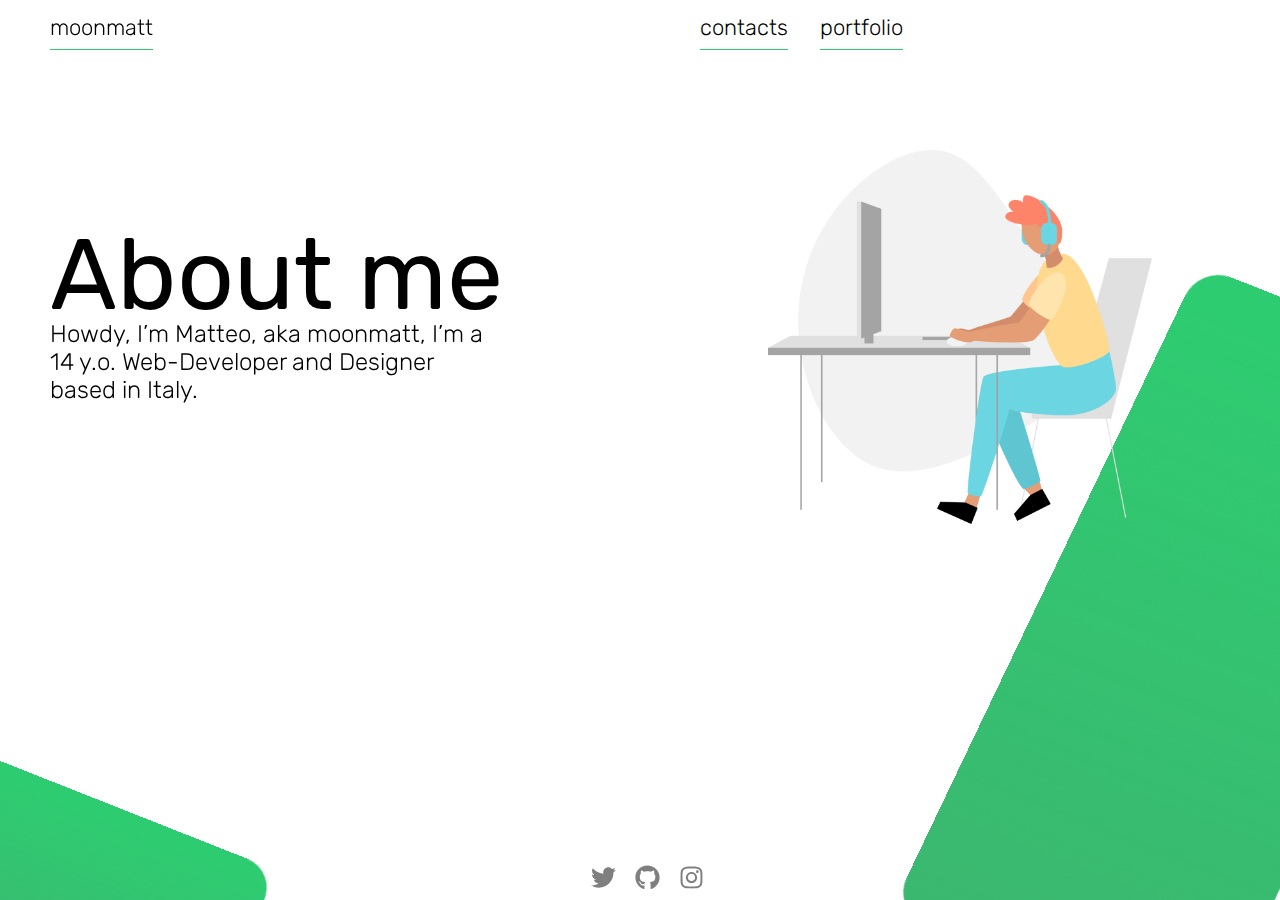
<file: index.html>
<!DOCTYPE html>
<html lang="en">
<head>
    <meta charset="UTF-8">
    <meta name="viewport" content="width=device-width, initial-scale=1.0">
    <link href="https://fonts.googleapis.com/css?family=Rubik:300,400,500&display=swap" rel="stylesheet">
    <meta http-equiv="X-UA-Compatible" content="ie=edge">
    <link rel="stylesheet" href="style.css">
    <title>Moonmatt's personal website</title>
</head>
<body>
<div id="menu">
<a href="index.html"<div class="menu1">moonmatt</div></a>
<a href="contacts.html"<div class="menu2">contacts</div></a>
<a href="portfolio.html"<div class="menu3">portfolio</div></a>
</div>
<div class="rectangle"></div>
<div class="rectangle1"></div>
<img src="img/background.png" alt="The UI/UX background of the page" class="background">
<div id="text">
<div class="title">About me</div>
<div class="subtitle">Howdy, I’m Matteo, aka moonmatt, I’m a 14 y.o. Web-Developer and Designer based in Italy.</div>
</div>
<img src="img/gamer.png" alt="The illustration of me coding and designing" class="gamer">
<div id="icons">
<a href="https://twitter.com/mooonmatt"><img src="img/twitter-brands.svg" alt="Twitter Brand Logo" class="twitter"></a>
<a href="http://instagram.com/moonmatt.dev"><img src="img/instagram-brands.svg" alt="Instagram Brand Logo" class="instagram"></a>
<a href="https://github.com/moonmatt"><img src="img/github-brands.svg" alt="Github Brand Logo" class="github"></a>
</div>
</body>
</html>
</file>
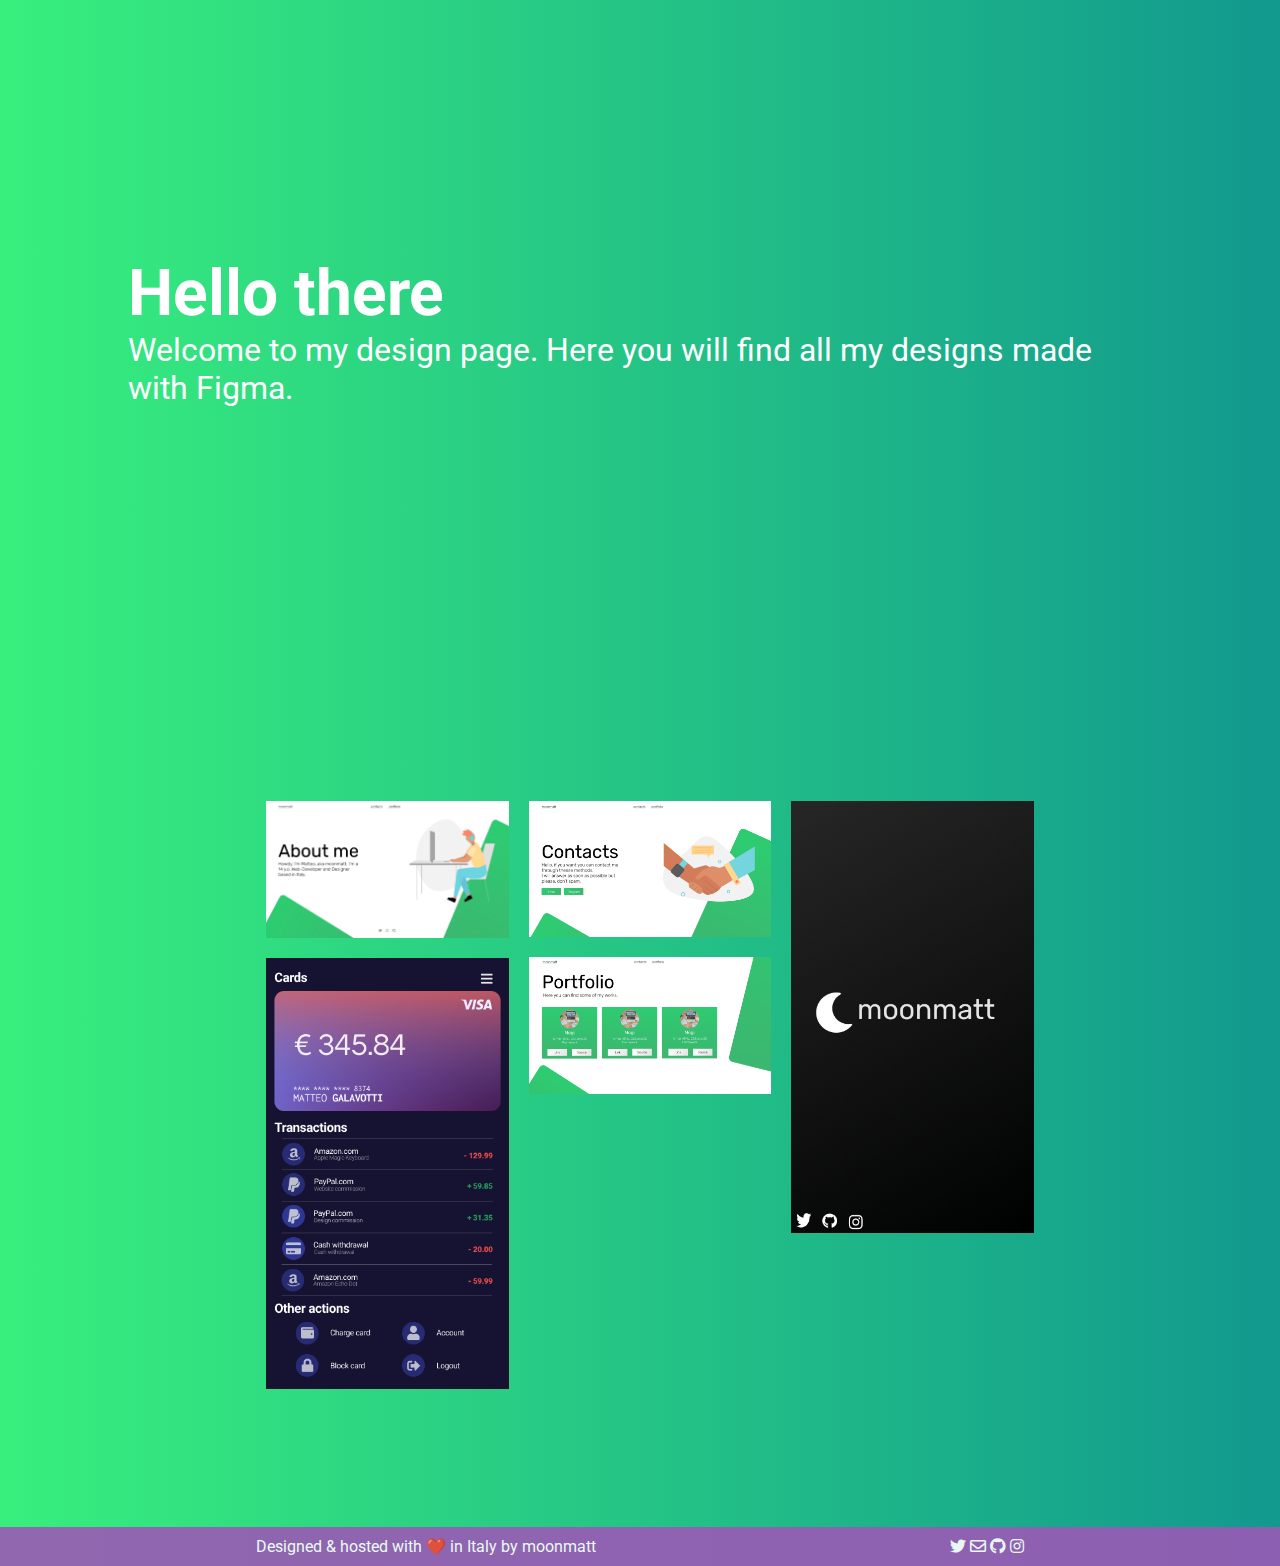
<file: design/index.html>
<!DOCTYPE html>
<html lang="en">
<head>
    <meta charset="UTF-8">
    <meta name="viewport" content="width=device-width, initial-scale=1.0">
    <link href="https://fonts.googleapis.com/css?family=Roboto:300,400,500&display=swap" rel="stylesheet">
    <link rel="stylesheet" href="https://cdnjs.cloudflare.com/ajax/libs/font-awesome/5.10.2/css/all.css">
    <meta http-equiv="X-UA-Compatible" content="ie=edge">
    <link rel="stylesheet" href="style.css">
    <title>Moonmatt's personal website  |  Matteo Galavotti</title>
    <meta name="description" content="Hi there 👋, my name's Matteo and I'm a 14 y.o. Web-Designer and Developer based in Italy. Matteo Galavotti">
    <meta name="keywords" content="HTML,CSS,moonmatt,JavaScript,Matteo Galavotti">
    <meta name="author" content="Matteo Galavotti">
</head>
<body>
    <div class="text">
<h1>Hello there</h1>
<p>Welcome to my design page. Here you will find all my designs made with Figma.</p>
</div>
<div class="ph-margin">
<section id="photos">
    <img src="img/about.jpg" alt="My design for about page">
    <img src="img/card.png" alt="A card page design">
    <img src="img/contacts.jpg" alt="My design for a contact page">
    <img src="img/portfolio.jpg" alt="My design for a contact page">
    <img src="img/moonmatt.png" alt="My design for a page">
    
  </section>
</div>

<div class="footer"><div class="footer-1">Designed & hosted with ❤️ in Italy by moonmatt</div><div class="footer-2"><a href="https://twitter.com/mooonmatt"><i class="fab fa-twitter"></i></a>
    <a href="mailto:hello@moonmatt.dev"><i class="far fa-envelope"></i></a>
    <a href="https://github.com/moonmatt"><i class="fab fa-github"></i></a>
    <a href="https://instagram.com/moonmatt.dev"><i class="fab fa-instagram"></i></a></div></div>
</body>
</html>
</file>
<file: style.css>
* {
    border: 0;
    margin: 0;
}
a {
    text-decoration: none;
    color: black;
}
/* 
  ##Device = Most of the Smartphones Mobiles (Portrait)
  ##Screen = B/w 320px to 479px DONE!
*/

@media (min-width: 320px) and (max-width: 480px) {
    html {
        overflow: hidden;
        height: 100%;
    }
    .gamer,.background {
        display: none;
    }
    .title {
        font-family: Rubik;
        font-style: normal;
        font-weight: normal;
        font-size: 70px;
        line-height: 50px;
        color: #000000;
        margin-bottom: 10px;
    }
    .subtitle {
        font-family: Rubik;
        font-style: light;
        font-weight: 300;
        font-size: 24px;
        width: 350px;
        line-height: 28px;

        color: #000000;
    }
    #text {
        margin-top: 180px;
        margin-left: 20px;
    }
    .rectangle {
        z-index:  -999;
        background: linear-gradient(180deg, #2ECC71 5.04%, rgba(39, 174, 96, 0.9) 105.04%);
        border-radius: 34px;
        transform: matrix(0.91, 0.36, -0.44, 0.92, 0, 0);
        width: 220px;
        height: 300px;
        position: fixed;
        bottom: -100px;
        right: -100px;
    }
    .menu1 {
        position: absolute;
        width: auto;
        height: 42px;
        left: 11px;
        top: 7px;
        border-bottom: 1px solid #2ECC71;
        font-family: Rubik;
        font-style: normal;
        font-weight: 300;
        font-size: 22px;
        line-height: 24px;
        display: flex;
        align-items: center;
        
        
    }
    .menu2 {
        position: absolute;
        width: auto;
        height: 42px;
        left: 182px;
        top: 7px;
        border-bottom: 1px solid #2ECC71;
        font-family: Rubik;
        font-style: normal;
        font-weight: 300;
        font-size: 22px;
        line-height: 28px;
        display: flex;
        align-items: center;
        text-align: center;
    }
    .menu3 {
        position: absolute;
        width: auto;
        height: 42px;
        left: 299px;
        top: 7px;
        border-bottom: 1px solid #2ECC71;
        font-family: Rubik;
        font-style: normal;
        font-weight: 300;
        font-size: 22px;
        line-height: 28px;
        display: flex;
        align-items: center;
        text-align: center;

    }
    #menu {
        top: 0;
        position: fixed;
    }
    .github {
        bottom: 0;
        left: 0;
        position: fixed;
        width: 25px;
        height: 25px;
        opacity: 0.5;
        padding: 5px;
    }
    .instagram {
        bottom: 0;
        left: 30px;
        position: fixed;
        width: 25px;
        height: 25px;
        opacity: 0.5;
        padding: 5px;
    }
    .twitter {
        bottom: 0;
        left: 60px;
        position: fixed;
        width: 25px;
        height: 25px;
        opacity: 0.5;
        padding: 5px;
    }
    .github:hover {opacity:0.8}
    .twitter:hover {opacity:0.8}
    .instagram:hover {opacity:0.8}
  }
/* 
  ##Device = Low Resolution Tablets, Mobiles (Landscape)
  ##Screen = B/w 481px to 767px
*/

@media (min-width: 481px) and (max-width: 767px) {
  
    html {
        overflow: hidden;
        height: 100%;
    }
    .gamer,.background {
        display: none;
    }
    .title {
        font-family: Rubik;
        font-style: normal;
        font-weight: normal;
        font-size: 74px;
        line-height: 50px;
        color: #000000;
        margin-bottom: 10px;
    }
    .subtitle {
        font-family: Rubik;
        font-style: light;
        font-weight: 300;
        font-size: 24px;
        width: 350px;
        line-height: 28px;

        color: #000000;
    }
    #text {
        margin-top: 250px;
        margin-left: 20px;
    }
    .rectangle {
        z-index:  -999;
        background: linear-gradient(180deg, #2ECC71 5.04%, rgba(39, 174, 96, 0.9) 105.04%);
        border-radius: 34px;
        transform: matrix(0.91, 0.36, -0.44, 0.92, 0, 0);
        width: 300px;
        height: 600px;
        position: fixed;
        bottom: -100px;
        right: -100px;
    }
    .menu1 {
        position: absolute;
        width: auto;
        height: 42px;
        left: 11px;
        top: 7px;
        border-bottom: 1px solid #2ECC71;
        font-family: Rubik;
        font-style: normal;
        font-weight: 300;
        font-size: 22px;
        line-height: 24px;
        display: flex;
        align-items: center;
        
        
    }
    .menu2 {
        position: absolute;
        width: auto;
        height: 42px;
        left: 500px;
        top: 7px;
        border-bottom: 1px solid #2ECC71;
        font-family: Rubik;
        font-style: normal;
        font-weight: 300;
        font-size: 22px;
        line-height: 28px;
        display: flex;
        align-items: center;
        text-align: center;
    }
    .menu3 {
        position: absolute;
        width: auto;
        height: 42px;
        left: 400px;
        top: 7px;
        border-bottom: 1px solid #2ECC71;
        font-family: Rubik;
        font-style: normal;
        font-weight: 300;
        font-size: 22px;
        line-height: 28px;
        display: flex;
        align-items: center;
        text-align: center;

    }
    #menu {
        top: 0;
        position: fixed;
    }
    .github {
        bottom: 0;
        left: 0;
        position: fixed;
        width: 25px;
        height: 25px;
        opacity: 0.5;
        padding: 5px;
    }
    .instagram {
        bottom: 0;
        left: 30px;
        position: fixed;
        width: 25px;
        height: 25px;
        opacity: 0.5;
        padding: 5px;
    }
    .twitter {
        bottom: 0;
        left: 60px;
        position: fixed;
        width: 25px;
        height: 25px;
        opacity: 0.5;
        padding: 5px;
    }
    .github:hover {opacity:0.8}
    .twitter:hover {opacity:0.8}
    .instagram:hover {opacity:0.8}
    
  }

  /* 
  ##Device = Tablets, Ipads (landscape)
  ##Screen = B/w 768px to 1024px
*/

@media (min-width: 768px) and (max-width: 1024px) and (orientation: landscape) {
  
    html {
        overflow: hidden;
        height: 100%;
    }
    .gamer,.background {
        display: none;
    }
    .title {
        font-family: Rubik;
        font-style: normal;
        font-weight: normal;
        font-size: 74px;
        line-height: 50px;
        color: #000000;
        margin-bottom: 10px;
    }
    .subtitle {
        font-family: Rubik;
        font-style: light;
        font-weight: 300;
        font-size: 24px;
        width: 350px;

        color: #000000;
    }
    #text {
        margin-top: 250px;
        margin-left: 20px;
    }
    .menu1 {
        position: absolute;
        width: auto;
        height: 42px;
        left: 11px;
        top: 7px;
        border-bottom: 1px solid #2ECC71;
        font-family: Rubik;
        font-style: normal;
        font-weight: 300;
        font-size: 22px;
        line-height: 24px;
        display: flex;
        align-items: center;
        
        
    }
    .rectangle {
        display: none;
    }
    .menu2 {
        position: absolute;
        width: auto;
        height: 42px;
        left: 500px;
        top: 7px;
        border-bottom: 1px solid #2ECC71;
        font-family: Rubik;
        font-style: normal;
        font-weight: 300;
        font-size: 22px;
        line-height: 28px;
        display: flex;
        align-items: center;
        text-align: center;
    }
    .menu3 {
        position: absolute;
        width: auto;
        height: 42px;
        left: 400px;
        top: 7px;
        border-bottom: 1px solid #2ECC71;
        font-family: Rubik;
        font-style: normal;
        font-weight: 300;
        font-size: 22px;
        line-height: 28px;
        display: flex;
        align-items: center;
        text-align: center;

    }
    #menu {
        top: 0;
        position: fixed;
    }
    .github {
        bottom: 0;
        left: 0;
        position: fixed;
        width: 25px;
        height: 25px;
        opacity: 0.5;
        padding: 5px;
    }
    .instagram {
        bottom: 0;
        left: 30px;
        position: fixed;
        width: 25px;
        height: 25px;
        opacity: 0.5;
        padding: 5px;
    }
    .twitter {
        bottom: 0;
        left: 60px;
        position: absolute;
        width: 25px;
        height: 25px;
        opacity: 0.5;
        padding: 5px;
    }
    .github:hover {opacity:0.8}
    .twitter:hover {opacity:0.8}
    .instagram:hover {opacity:0.8}
    
  }
  /* 
  ##Device = Tablets, Ipads (portrait)
  ##Screen = B/w 768px to 1024px
*/

@media (min-width: 768px) and (max-width: 1024px) {
  
    html {
        overflow: hidden;
        height: 100%;
    }
    .gamer,.background {
        display: none;
    }
    .title {
        font-family: Rubik;
        font-style: normal;
        font-weight: normal;
        font-size: 100px;
        line-height: 50px;
        color: #000000;
        margin-bottom: 10px;
    }
    .subtitle {
        font-family: Rubik;
        font-style: light;
        font-weight: 300;
        font-size: 40px;
        width: 700px;
        margin-top: 30px;

        color: #000000;
    }
    #text {
        margin-top: 250px;
        margin-left: 20px;
    }
    .rectangle {
        z-index:  -999;
        background: linear-gradient(180deg, #2ECC71 5.04%, rgba(39, 174, 96, 0.9) 105.04%);
        border-radius: 34px;
        transform: matrix(0.91, 0.36, -0.44, 0.92, 0, 0);
        width: 300px;
        height: 600px;
        position: fixed;
        bottom: -100px;
        right: -100px;
    }
    .menu1 {
        position: absolute;
        width: auto;
        height: 42px;
        left: 11px;
        top: 7px;
        border-bottom: 1px solid #2ECC71;
        font-family: Rubik;
        font-style: normal;
        font-weight: 300;
        font-size: 22px;
        line-height: 24px;
        display: flex;
        align-items: center;
        
        
    }
    .menu2 {
        position: absolute;
        width: auto;
        height: 42px;
        left: 500px;
        top: 7px;
        border-bottom: 1px solid #2ECC71;
        font-family: Rubik;
        font-style: normal;
        font-weight: 300;
        font-size: 22px;
        line-height: 28px;
        display: flex;
        align-items: center;
        text-align: center;
    }
    .menu3 {
        position: absolute;
        width: auto;
        height: 42px;
        left: 400px;
        top: 7px;
        border-bottom: 1px solid #2ECC71;
        font-family: Rubik;
        font-style: normal;
        font-weight: 300;
        font-size: 22px;
        line-height: 28px;
        display: flex;
        align-items: center;
        text-align: center;

    }
    #menu {
        top: 0;
        position: fixed;
    }
    .github {
        bottom: 0;
        left: 0;
        position: fixed;
        width: 25px;
        height: 25px;
        opacity: 0.5;
        padding: 5px;
    }
    .instagram {
        bottom: 0;
        left: 30px;
        position: fixed;
        width: 25px;
        height: 25px;
        opacity: 0.5;
        padding: 5px;
    }
    .twitter {
        bottom: 0;
        left: 60px;
        position: fixed;
        width: 25px;
        height: 25px;
        opacity: 0.5;
        padding: 5px;
    }
    .github:hover {opacity:0.8}
    .twitter:hover {opacity:0.8}
    .instagram:hover {opacity:0.8}
  }

  /* 
  ##Device = Laptops, Desktops
  ##Screen = B/w 1025px to 1280px
*/

@media (min-width: 1025px) and (max-width: 1280px) {
  
    html {
        overflow: hidden;
        height: 100%;
    }
    .background {
        display: none;
    }
    .title {
        font-family: Rubik;
        font-style: normal;
        font-weight: normal;
        font-size: 100px;
        line-height: 50px;
        color: #000000;
        margin-bottom: 10px;
    }
    .subtitle {
        font-family: Rubik;
        font-style: light;
        font-weight: 300;
        font-size: 24px;
        width: 450px;
        margin-top: 20px;
        line-height: 28px;

        color: #000000;
    }
    .gamer {
        float: right;
        width: 30%;
        margin-top: 150px;
        z-index: 99999;
        margin-right: 10%;
    }
    #text {
        margin-top: 250px;
        margin-left: 50px;
        width: 50%;
        float: left;
    }
    .rectangle {
        z-index:  -999;
        background: linear-gradient(180deg, #2ECC71 5.04%, rgba(39, 174, 96, 0.9) 105.04%);
        border-radius: 34px;
        transform: matrix(0.91, 0.36, -0.44, 0.92, 0, 0);
        width: 350px;
        height: 700px;
        position: fixed;
        bottom: -100px;
        right: -100px;
    }
    .rectangle1 {
        z-index:  -999;
        background: linear-gradient(180deg, #2ECC71 5.04%, rgba(39, 174, 96, 0.9) 105.04%);
        border-radius: 34px;
        transform: matrix(0.91, 0.36, -0.44, 0.92, 0, 0);
        width: 350px;
        height: 200px;
        position: fixed;
        bottom: -100px;
        left: -100px;
    }
    .menu1 {
        position: absolute;
        width: auto;
        height: 42px;
        left: 50px;
        top: 7px;
        border-bottom: 1px solid #2ECC71;
        font-family: Rubik;
        font-style: normal;
        font-weight: 300;
        font-size: 22px;
        line-height: 24px;
        display: flex;
        align-items: center;
        
        
    }
    .menu2 {
        position: absolute;
        width: auto;
        height: 42px;
        left: 700px;
        top: 7px;
        border-bottom: 1px solid #2ECC71;
        font-family: Rubik;
        font-style: normal;
        font-weight: 300;
        font-size: 22px;
        line-height: 28px;
        display: flex;
        align-items: center;
        text-align: center;
    }
    .menu3 {
        position: absolute;
        width: auto;
        height: 42px;
        left: 820px;
        top: 7px;
        border-bottom: 1px solid #2ECC71;
        font-family: Rubik;
        font-style: normal;
        font-weight: 300;
        font-size: 22px;
        line-height: 28px;
        display: flex;
        align-items: center;
        text-align: center;

    }
    #menu {
        top: 0;
        position: fixed;
    }
    .github {
        bottom: 5px;
        left: 630px;
        position: fixed;
        width: 25px;
        height: 25px;
        opacity: 0.5;
        padding: 5px;
    }
    .instagram {
        bottom: 5px;
        left: 674px;
        position: fixed;
        width: 25px;
        height: 25px;
        opacity: 0.5;
        padding: 5px;
    }
    .twitter {
        bottom: 5px;
        left: 586px;
        position: fixed;
        width: 25px;
        height: 25px;
        opacity: 0.5;
        padding: 5px;
    }
    .github:hover {opacity:0.8}
    .twitter:hover {opacity:0.8}
    .instagram:hover {opacity:0.8}
  }

/* 
  ##Device = Desktops
  ##Screen = 1281px to higher resolution desktops
*/

@media (min-width: 1281px) {
  
    html {
        overflow: hidden;
        height: 100%;
    }
    .background {
        display: none;
    }
    .title {
        position: absolute;
        width: 661px;
        height: 168px;
        left: 100px;
        top: 317px;
        
        font-family: Rubik;
        font-style: normal;
        font-weight: normal;
        font-size: 144px;
        line-height: 171px;
        
        color: #000000;
        
    }
    .subtitle {
        position: absolute;
        width: 661px;
        height: 168px;
        left: 100px;
        top: 485px;
        
        font-family: Rubik;
        font-style: normal;
        font-weight: 300;
        font-size: 36px;
        line-height: 43px;
        
        color: #000000;
    }
    .gamer {
        float: right;
        width: 30%;
        margin-top: 150px;
        z-index: 99999;
        margin-right: 10%;
    }
    #text {
        margin-top: 250px;
        margin-left: 50px;
        width: 50%;
        float: left;
    }
    .rectangle {
        position: absolute;
        width: 592.77px;
        height: 1094.61px;
        right: -100.66px;
        top: 141px;
        z-index:  -9999;
        
        background: linear-gradient(180deg, #2ECC71 5.04%, rgba(39, 174, 96, 0.9) 105.04%);
        border-radius: 34px;
        transform: matrix(0.92, 0.45, -0.38, 0.9, 0, 0);
    }
    .rectangle1 {
        z-index:  -999;
        background: linear-gradient(180deg, #2ECC71 5.04%, rgba(39, 174, 96, 0.9) 105.04%);
        border-radius: 34px;
        transform: matrix(0.91, 0.36, -0.44, 0.92, 0, 0);
        width: 350px;
        height: 200px;
        position: fixed;
        bottom: -100px;
        left: -100px;
    }
    .menu1 {
        position: absolute;
        width: auto;
        height: 42px;
        left: 72px;
        top: 7px;
        border-bottom: 1px solid #2ECC71;
        font-family: Rubik;
        font-style: normal;
        font-weight: 300;
        font-size: 22px;
        line-height: 24px;
        display: flex;
        align-items: center;
        
        
    }
    .menu2 {
        position: absolute;
        width: auto;
        height: 42px;
        left: 825px;
        top: 7px;
        border-bottom: 1px solid #2ECC71;
        font-family: Rubik;
        font-style: normal;
        font-weight: 300;
        font-size: 22px;
        line-height: 28px;
        display: flex;
        align-items: center;
        text-align: center;
    }
    .menu3 {
        position: absolute;
        width: auto;
        height: 42px;
        left: 971px;
        top: 7px;
        border-bottom: 1px solid #2ECC71;
        font-family: Rubik;
        font-style: normal;
        font-weight: 300;
        font-size: 22px;
        line-height: 28px;
        display: flex;
        align-items: center;
        text-align: center;

    }
    #menu {
        top: 0;
        position: fixed;
    }
    .github {
        bottom: 5px;
        left: 1001px;
        position: fixed;
        width: 25px;
        height: 25px;
        opacity: 0.5;
        padding: 5px;
    }
    .instagram {
        bottom: 5px;
        left: 947px;
        position: fixed;
        width: 25px;
        height: 25px;
        opacity: 0.5;
        padding: 5px;
    }
    .twitter {
        bottom: 5px;
        left: 893px;
        position: fixed;
        width: 25px;
        height: 25px;
        opacity: 0.5;
        padding: 5px;
    }
    .github:hover {opacity:0.8}
    .twitter:hover {opacity:0.8}
    .instagram:hover {opacity:0.8}
    
  }
</file>
<file: design/style.css>
* {
    margin: 0;
    padding: 0;
}
html {
    font-family: Roboto;
    background: #11998e;  /* fallback for old browsers */
    background: -webkit-linear-gradient(to right, #38ef7d, #11998e);  /* Chrome 10-25, Safari 5.1-6 */
    background: linear-gradient(to right, #38ef7d, #11998e); /* W3C, IE 10+/ Edge, Firefox 16+, Chrome 26+, Opera 12+, Safari 7+ */
    
    color: white;
    background-repeat: ;
    background-position: fixed;
    height: auto;
}
.text {
    width: 1000px;
    margin-left: 20%;
    margin-top: 20%;
    margin-right: 20%;
}
h1 {
    font-size: 4.5em;
}
.text p {
    font-size: 2em;
    margin: 0;
    padding: 0;
}
#grid-group {
    margin-top: 30%;
    margin-left: 20%;
    margin-right: 20%;
    width:  1000px;
    display: block;
    margin-bottom: 2000px;
}
#grid {
    width: 100%;
}
.grid-1-left {
    width: 68%;
    float: left;
    padding: 0;
    transition: all .2s ease-in-out;
    margin-top: 2%;
}
.grid-2-right {
    width: 28%;
    float: right;
    transition: all .2s ease-in-out;
    margin-top: 2%;
}
.grid-1-right {
    width: 68%;
    float: right;
    transition: all .2s ease-in-out;
    margin-top: 2%;
}
.grid-2-left {
    width: 28%;
    float: left;
    transition: all .2s ease-in-out;
    margin-top: 2%;
}
.grid-2-right:hover {
    transform: scale(1.02);
}
.grid-2-left:hover {
    transform: scale(1.02);
}
.grid-1-right:hover {
    transform: scale(1.02);
}
.grid-1-left:hover {
    transform: scale(1.02);
}
.footer {
    opacity: 0.9;
    padding:  10px;
    background-color:#9b59b6;
    padding-left:  20%;
    overflow: auto;
    padding-right: 20%;
}
.footer-1  {
float:  left;
}
.footer-2 {
float: right;
}
.footer-3 {
    width:100%;
}
li {
    display: inline;
}


@media only screen and (max-width: 600px) {
    .grid-1-left {
        width: 100%;
        float: left;
        padding: 0;
        transition: all .2s ease-in-out;
        margin-top: 5%;
    }
    .grid-2-right {
        width: 100%;
        float: right;
        transition: all .2s ease-in-out;
        margin-top: 5%;
    }
    .grid-1-right {
        width: 100%;
        float: right;
        transition: all .2s ease-in-out;
        margin-top: 5%;
    }
    .grid-2-left {
        width: 100%;
        float: left;
        transition: all .2s ease-in-out;
        margin-top: 5%;
    }
    .text {
        margin-top: 70%;
        margin-bottom: 100%;
        width: auto;
        margin-left: 10%;
        margin-right: 10%;
    }
    h1 {
        font-size: 2em;
    }
    .text p {
        font-size: 1em;
        margin: 0;
        padding: 0;
    }
    #grid-group {
        margin-top: 10%;
        margin-left: 5%;
        margin-right: 5%;
        width:  auto;
        margin-bottom: auto;
    }
    img {
        width:  100%;
        height: auto;
    }
    .footer-1  {
        width:  100%;
        text-align: center;
        }
        .footer-2 {
            width:  100%;
            text-align: center;
        }
  }
  @media only screen 
and (min-device-width : 768px) 
and (max-device-width : 1024px)
and (orientation : portrait)  {
    #grid-group {
        margin-top: 30%;
        margin-left: 5%;
        margin-right: 5%;
        width:  auto;
        margin-bottom: 1000px;
    }
    #grid {
        width: 100%;
    }
    .grid-1-left {
        width: 68%;
        float: left;
        padding: 0;
        transition: all .2s ease-in-out;
        margin-top: 2%;
    }
    .grid-2-right {
        width: 29.5%;
        float: right;
        transition: all .2s ease-in-out;
        margin-top: 2%;
    }
    .grid-1-right {
        width: 68%;
        float: right;
        transition: all .2s ease-in-out;
        margin-top: 2%;
    }
    .grid-2-left {
        width: 29.5%;
        float: left;
        transition: all .2s ease-in-out;
        margin-top: 2%;
    }
    .grid-2-right:hover {
        transform: scale(1.02);
    }
    .grid-2-left:hover {
        transform: scale(1.02);
    }
    .grid-1-right:hover {
        transform: scale(1.02);
    }
    .grid-1-left:hover {
        transform: scale(1.02);
    }
    .text {
        margin-top: 50%;
        margin-bottom: 70%;
        width: auto;
        margin-left: 10%;
        margin-right: 10%;
    }
    h1 {
        font-size: 4em;
    }
    .text p {
        font-size: 2em;
        margin: 0;
        padding: 0;
    }
    img {
        width:  100%;
        height: auto;
    }
}
@media only screen 
and (min-device-width : 768px) 
and (max-device-width : 1024px) 
and (orientation : landscape) {
    #grid-group {
        margin-top: 30%;
        margin-left: 5%;
        margin-right: 5%;
        width:  auto;
        margin-bottom: 1000px;
    }
    #grid {
        width: 100%;
    }
    .grid-1-left {
        width: 68%;
        float: left;
        padding: 0;
        transition: all .2s ease-in-out;
        margin-top: 2%;
    }
    .grid-2-right {
        width: 29.5%;
        float: right;
        transition: all .2s ease-in-out;
        margin-top: 2%;
    }
    .grid-1-right {
        width: 68%;
        float: right;
        transition: all .2s ease-in-out;
        margin-top: 2%;
    }
    .grid-2-left {
        width: 29.5%;
        float: left;
        transition: all .2s ease-in-out;
        margin-top: 2%;
    }
    .grid-2-right:hover {
        transform: scale(1.02);
    }
    .grid-2-left:hover {
        transform: scale(1.02);
    }
    .grid-1-right:hover {
        transform: scale(1.02);
    }
    .grid-1-left:hover {
        transform: scale(1.02);
    }
    .text {
        margin-top: 30%;
        margin-bottom: 30%;
        width: auto;
        margin-left: 10%;
        margin-right: 10%;
    }
    h1 {
        font-size: 4em;
    }
    .text p {
        font-size: 2em;
        margin: 0;
        padding: 0;
    }
    img {
        width:  100%;
        height: auto;
    }
}
/* 
  ##Device = Laptops, Desktops
  ##Screen = B/w 1025px to 1280px
*/

@media (min-width: 1025px) and (max-width: 1280px) {
  
    #grid-group {
        margin-top: 30%;
        margin-left: 20%;
        margin-right: 20%;
        width:  auto;
        margin-bottom: 1000px;
    }
    #grid {
        width: 100%;
    }
    .grid-1-left {
        width: 68%;
        float: left;
        padding: 0;
        transition: all .2s ease-in-out;
        margin-top: 2%;
    }
    .grid-2-right {
        width: 29.5%;
        float: right;
        transition: all .2s ease-in-out;
        margin-top: 2%;
    }
    .grid-1-right {
        width: 68%;
        float: right;
        transition: all .2s ease-in-out;
        margin-top: 2%;
    }
    .grid-2-left {
        width: 29.5%;
        float: left;
        transition: all .2s ease-in-out;
        margin-top: 2%;
    }
    .grid-2-right:hover {
        transform: scale(1.02);
    }
    .grid-2-left:hover {
        transform: scale(1.02);
    }
    .grid-1-right:hover {
        transform: scale(1.02);
    }
    .grid-1-left:hover {
        transform: scale(1.02);
    }
    .text {
        margin-top: 20%;
        margin-bottom: 30%;
        width: auto;
        margin-left: 10%;
        margin-right: 10%;
    }
    h1 {
        font-size: 4em;
    }
    .text p {
        font-size: 2em;
        margin: 0;
        padding: 0;
    }
    img {
        width:  100%;
        height: auto;
    }
}
    
  
  a {
    color: white;
    text-decoration: none;
  }

  #photos {
    /* Prevent vertical gaps */
    line-height: 0;
     
    -webkit-column-count: 3;
    -webkit-column-gap:   0px;
    -moz-column-count:    3;
    -moz-column-gap:      0px;
    column-count:         3;
    column-gap:           20px; 
    margin-top: 30%;
    margin-left: 20%;
    margin-bottom: 10%; 
    margin-right: 20%;
  }
  
  #photos img {
    /* Just in case there are inline attributes */
    width: 100% !important;
    height: auto !important;
    margin: 10px;
    transition: all .2s ease-in-out;
  }
  #photos img:hover {
    /* Just in case there are inline attributes */
    transform: scale(1.02);
  }

  @media (max-width: 1200px) {
    #photos {
    -moz-column-count:    4;
    -webkit-column-count: 4;
    column-count:         4;
    }
  }
  @media (max-width: 1000px) {
    #photos {
    -moz-column-count:    3;
    -webkit-column-count: 3;
    column-count:         3;
    }
  }
  @media (max-width: 800px) {
    #photos {
    -moz-column-count:    2;
    -webkit-column-count: 2;
    column-count:         2;
    }
  }
  @media (max-width: 400px) {
    #photos {
    -moz-column-count:    1;
    -webkit-column-count: 1;
    column-count:         1;
    }
  }
</file>
